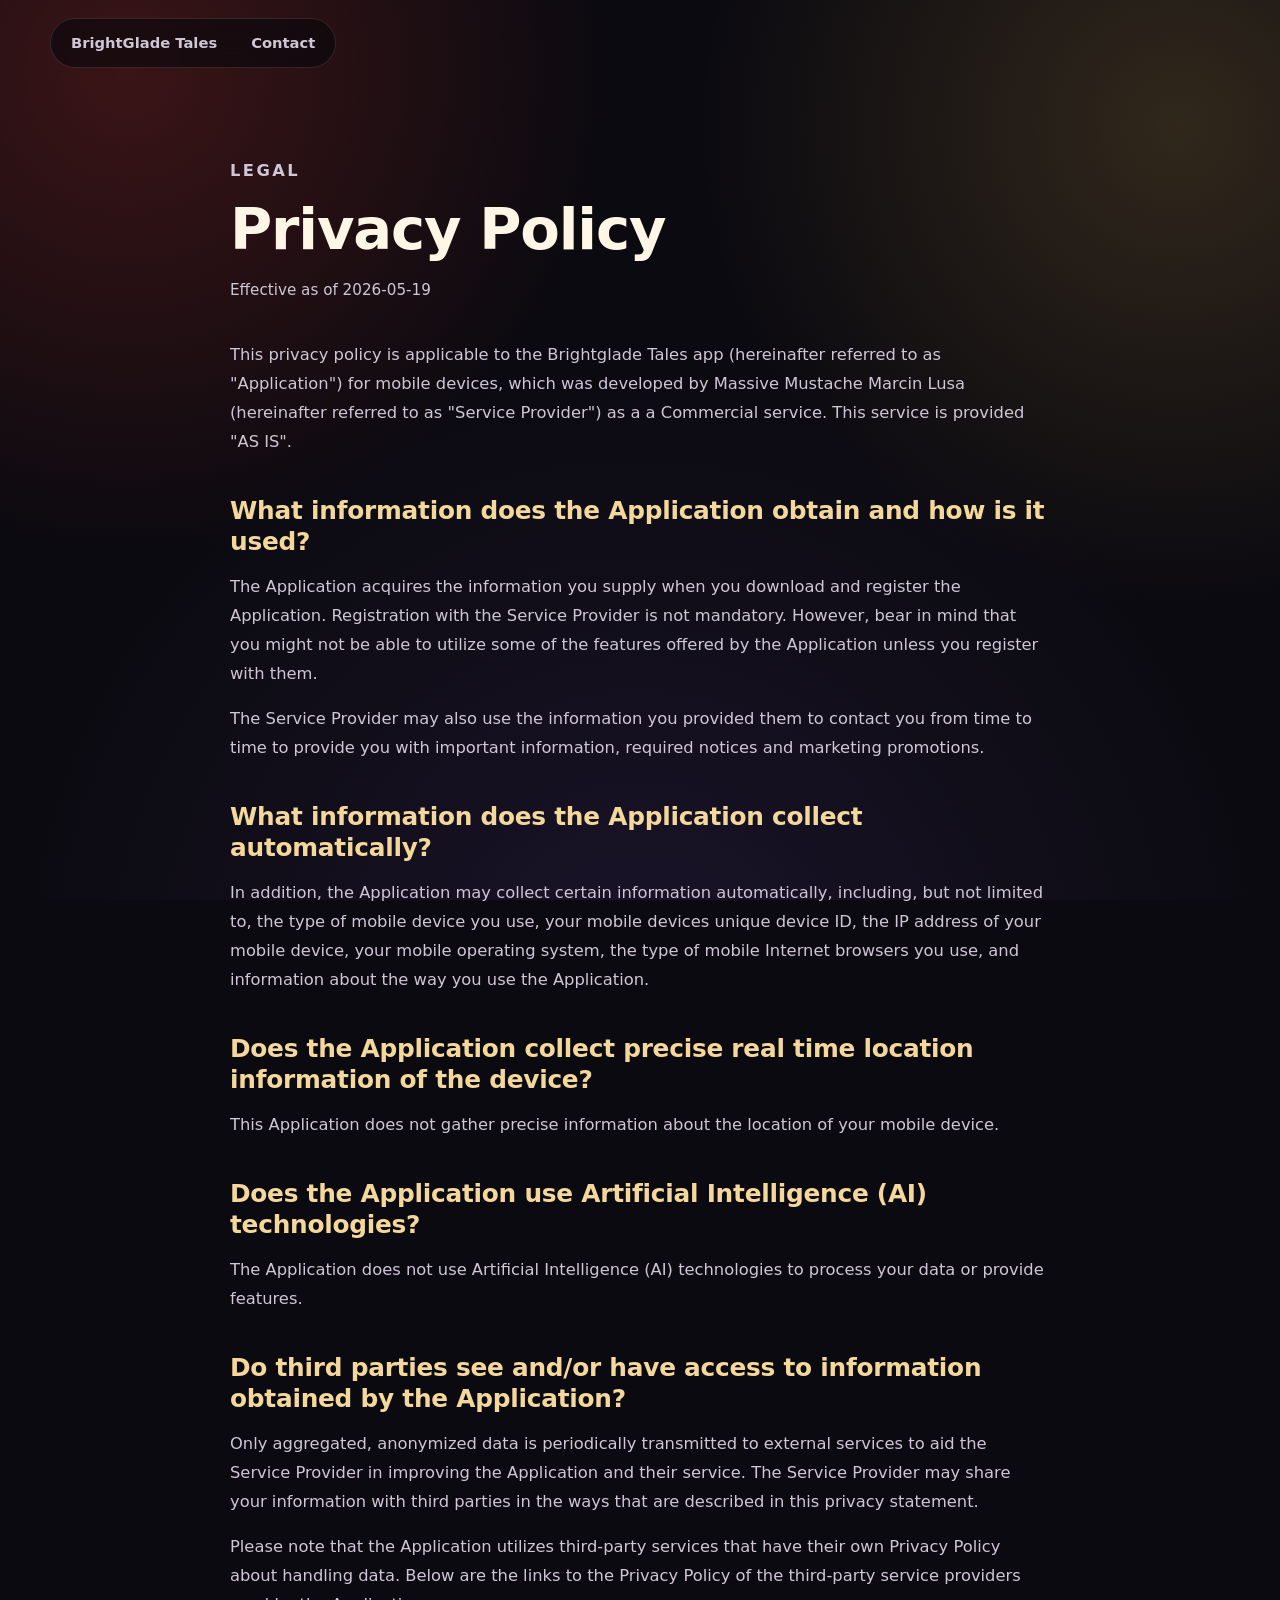
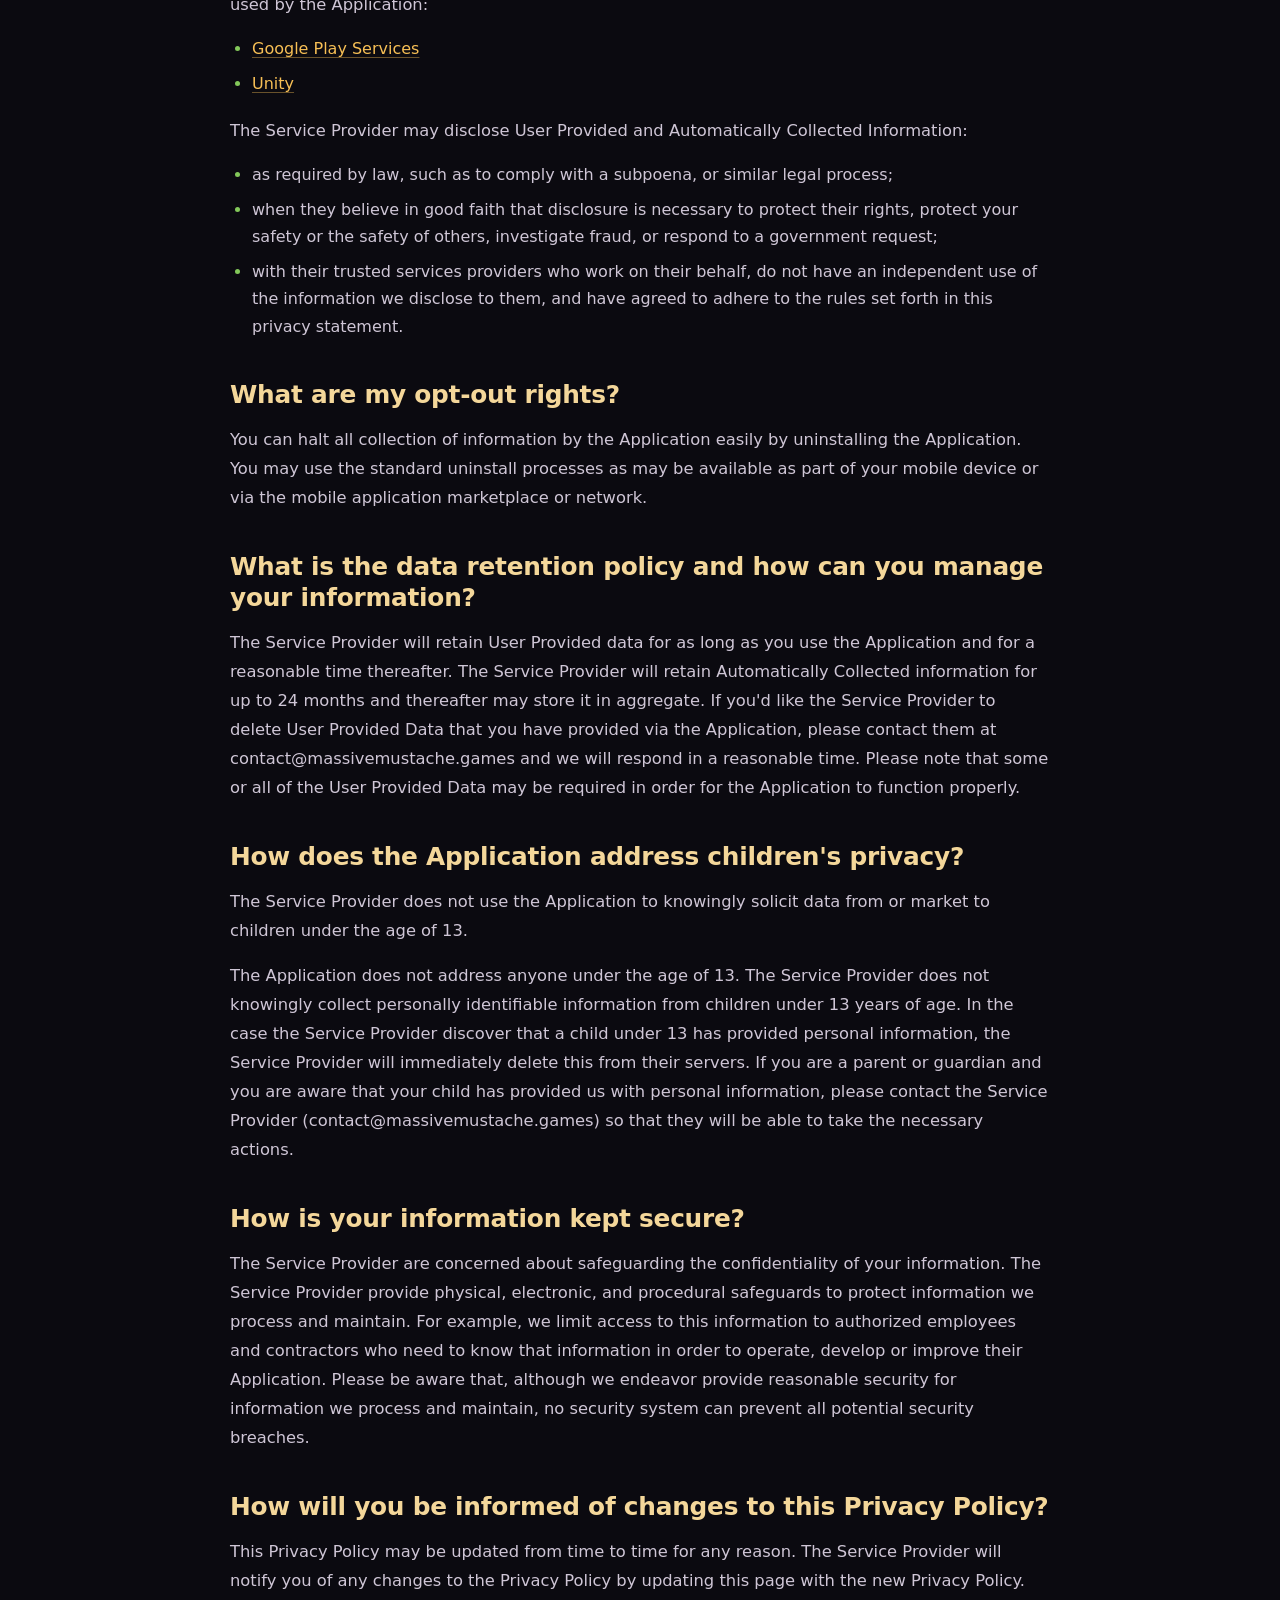
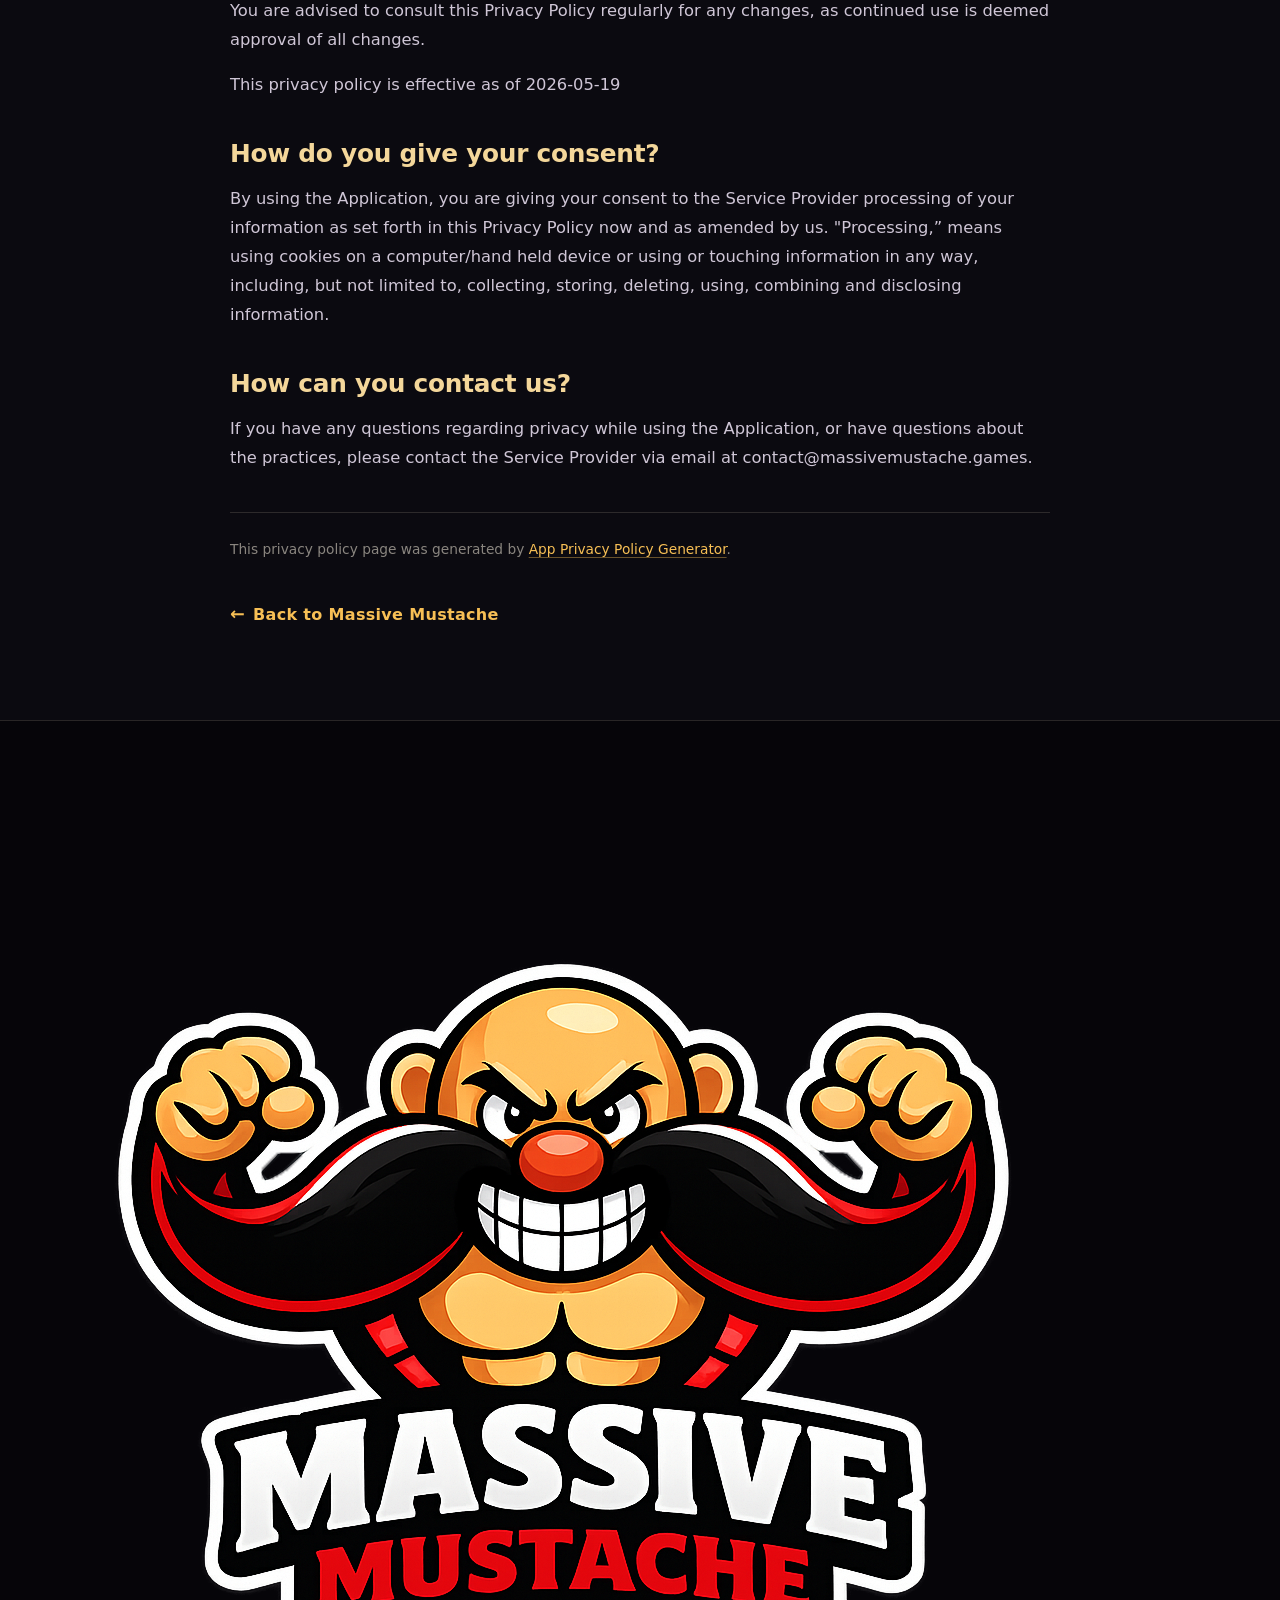
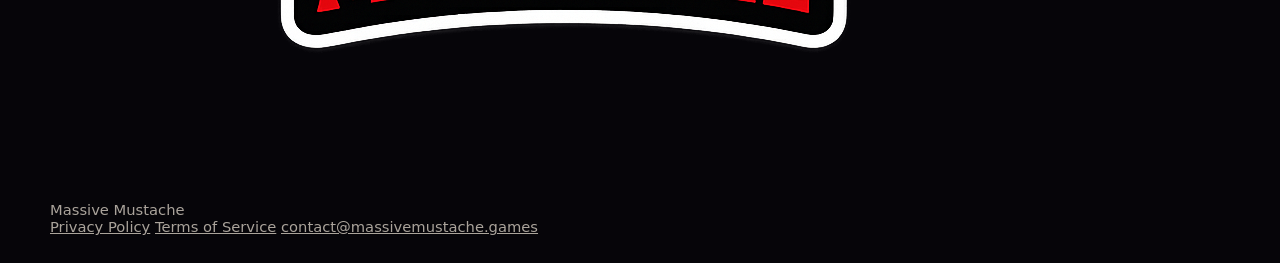
<file: privacy/index.html>
<!doctype html>
<html lang="en">
  <head>
    <meta charset="UTF-8" />
    <meta name="viewport" content="width=device-width, initial-scale=1.0" />
    <meta
      name="description"
      content="Privacy Policy for the BrightGlade Tales application by Massive Mustache."
    />
    <meta name="referrer" content="strict-origin-when-cross-origin" />
    <link rel="icon" type="image/png" sizes="16x16" href="../assets/favicon/favicon_16.png" />
    <link rel="icon" type="image/png" sizes="32x32" href="../assets/favicon/favicon_32.png" />
    <link rel="apple-touch-icon" sizes="180x180" href="../assets/favicon/favicon_180.png" />
    <link rel="stylesheet" href="../assets/css/styles.css" />
    <script src="../assets/js/main.js" defer></script>
    <title>Massive Mustache | Privacy Policy</title>
  </head>
  <body>
    <div class="page">
      <header class="topbar">
        <div class="shell nav" aria-label="Main navigation">
          <nav class="nav-links">
            <a href="../index.html#brightglade">BrightGlade Tales</a>
            <a href="../index.html#contact">Contact</a>
          </nav>
        </div>
      </header>

      <main id="top">
        <section class="legal" aria-labelledby="legal-title">
          <div class="shell">
            <p class="section-kicker">Legal</p>
            <h1 id="legal-title">Privacy Policy</h1>
            <p class="legal-meta">Effective as of 2026-05-19</p>

            <p>This privacy policy is applicable to the Brightglade Tales app (hereinafter referred to as "Application") for mobile devices, which was developed by Massive Mustache Marcin Lusa (hereinafter referred to as "Service Provider") as a a Commercial service. This service is provided "AS IS".</p>

            <h2>What information does the Application obtain and how is it used?</h2>
            <p>The Application acquires the information you supply when you download and register the Application. Registration with the Service Provider is not mandatory. However, bear in mind that you might not be able to utilize some of the features offered by the Application unless you register with them.</p>
            <p>The Service Provider may also use the information you provided them to contact you from time to time to provide you with important information, required notices and marketing promotions.</p>

            <h2>What information does the Application collect automatically?</h2>
            <p>In addition, the Application may collect certain information automatically, including, but not limited to, the type of mobile device you use, your mobile devices unique device ID, the IP address of your mobile device, your mobile operating system, the type of mobile Internet browsers you use, and information about the way you use the Application.</p>

            <h2>Does the Application collect precise real time location information of the device?</h2>
            <p>This Application does not gather precise information about the location of your mobile device.</p>

            <h2>Does the Application use Artificial Intelligence (AI) technologies?</h2>
            <p>The Application does not use Artificial Intelligence (AI) technologies to process your data or provide features.</p>

            <h2>Do third parties see and/or have access to information obtained by the Application?</h2>
            <p>Only aggregated, anonymized data is periodically transmitted to external services to aid the Service Provider in improving the Application and their service. The Service Provider may share your information with third parties in the ways that are described in this privacy statement.</p>
            <p>Please note that the Application utilizes third-party services that have their own Privacy Policy about handling data. Below are the links to the Privacy Policy of the third-party service providers used by the Application:</p>
            <ul>
              <li><a href="https://www.google.com/policies/privacy/" target="_blank" rel="noopener noreferrer">Google Play Services</a></li>
              <li><a href="https://unity3d.com/legal/privacy-policy" target="_blank" rel="noopener noreferrer">Unity</a></li>
            </ul>
            <p>The Service Provider may disclose User Provided and Automatically Collected Information:</p>
            <ul>
              <li>as required by law, such as to comply with a subpoena, or similar legal process;</li>
              <li>when they believe in good faith that disclosure is necessary to protect their rights, protect your safety or the safety of others, investigate fraud, or respond to a government request;</li>
              <li>with their trusted services providers who work on their behalf, do not have an independent use of the information we disclose to them, and have agreed to adhere to the rules set forth in this privacy statement.</li>
            </ul>

            <h2>What are my opt-out rights?</h2>
            <p>You can halt all collection of information by the Application easily by uninstalling the Application. You may use the standard uninstall processes as may be available as part of your mobile device or via the mobile application marketplace or network.</p>

            <h2>What is the data retention policy and how can you manage your information?</h2>
            <p>The Service Provider will retain User Provided data for as long as you use the Application and for a reasonable time thereafter. The Service Provider will retain Automatically Collected information for up to 24 months and thereafter may store it in aggregate. If you'd like the Service Provider to delete User Provided Data that you have provided via the Application, please contact them at contact@massivemustache.games and we will respond in a reasonable time. Please note that some or all of the User Provided Data may be required in order for the Application to function properly.</p>

            <h2>How does the Application address children's privacy?</h2>
            <p>The Service Provider does not use the Application to knowingly solicit data from or market to children under the age of 13.</p>
            <p>The Application does not address anyone under the age of 13. The Service Provider does not knowingly collect personally identifiable information from children under 13 years of age. In the case the Service Provider discover that a child under 13 has provided personal information, the Service Provider will immediately delete this from their servers. If you are a parent or guardian and you are aware that your child has provided us with personal information, please contact the Service Provider (contact@massivemustache.games) so that they will be able to take the necessary actions.</p>

            <h2>How is your information kept secure?</h2>
            <p>The Service Provider are concerned about safeguarding the confidentiality of your information. The Service Provider provide physical, electronic, and procedural safeguards to protect information we process and maintain. For example, we limit access to this information to authorized employees and contractors who need to know that information in order to operate, develop or improve their Application. Please be aware that, although we endeavor provide reasonable security for information we process and maintain, no security system can prevent all potential security breaches.</p>

            <h2>How will you be informed of changes to this Privacy Policy?</h2>
            <p>This Privacy Policy may be updated from time to time for any reason. The Service Provider will notify you of any changes to the Privacy Policy by updating this page with the new Privacy Policy. You are advised to consult this Privacy Policy regularly for any changes, as continued use is deemed approval of all changes.</p>
            <p>This privacy policy is effective as of 2026-05-19</p>

            <h2>How do you give your consent?</h2>
            <p>By using the Application, you are giving your consent to the Service Provider processing of your information as set forth in this Privacy Policy now and as amended by us. "Processing,” means using cookies on a computer/hand held device or using or touching information in any way, including, but not limited to, collecting, storing, deleting, using, combining and disclosing information.</p>

            <h2>How can you contact us?</h2>
            <p>If you have any questions regarding privacy while using the Application, or have questions about the practices, please contact the Service Provider via email at contact@massivemustache.games.</p>

            <hr />
            <p class="legal-footnote">This privacy policy page was generated by <a href="https://app-privacy-policy-generator.nisrulz.com/" target="_blank" rel="noopener noreferrer">App Privacy Policy Generator</a>.</p>

            <a class="back-link" href="../index.html">Back to Massive Mustache</a>
          </div>
        </section>
      </main>

      <footer class="footer" id="contact">
        <div class="shell">
          <img src="../assets/big_logo_transparent.png" alt="Massive Mustache logo" />
          <span>Massive Mustache</span>
          <nav class="footer-links" aria-label="Footer">
            <a href="../privacy/">Privacy Policy</a>
            <a href="../terms/">Terms of Service</a>
            <a class="js-contact-link" href="#">Contact</a>
          </nav>
        </div>
      </footer>
    </div>
  </body>
</html>
</file>
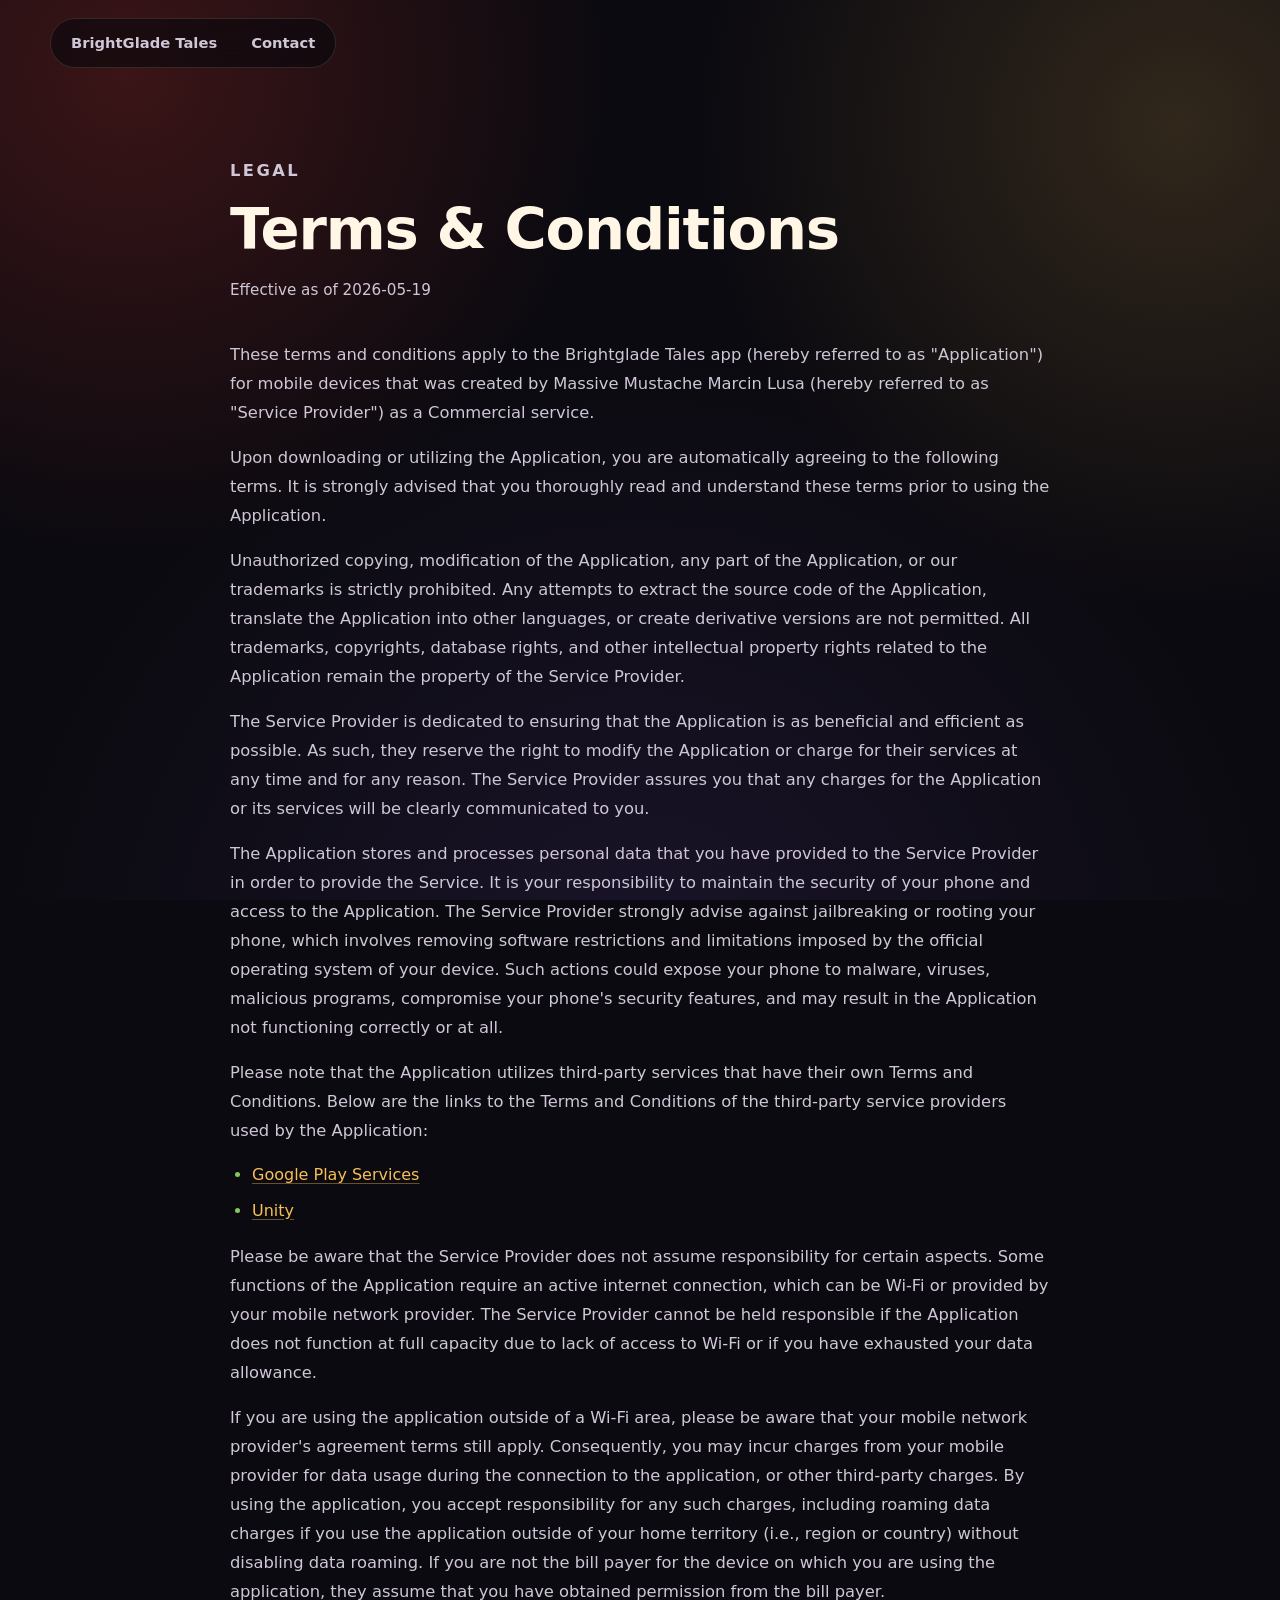
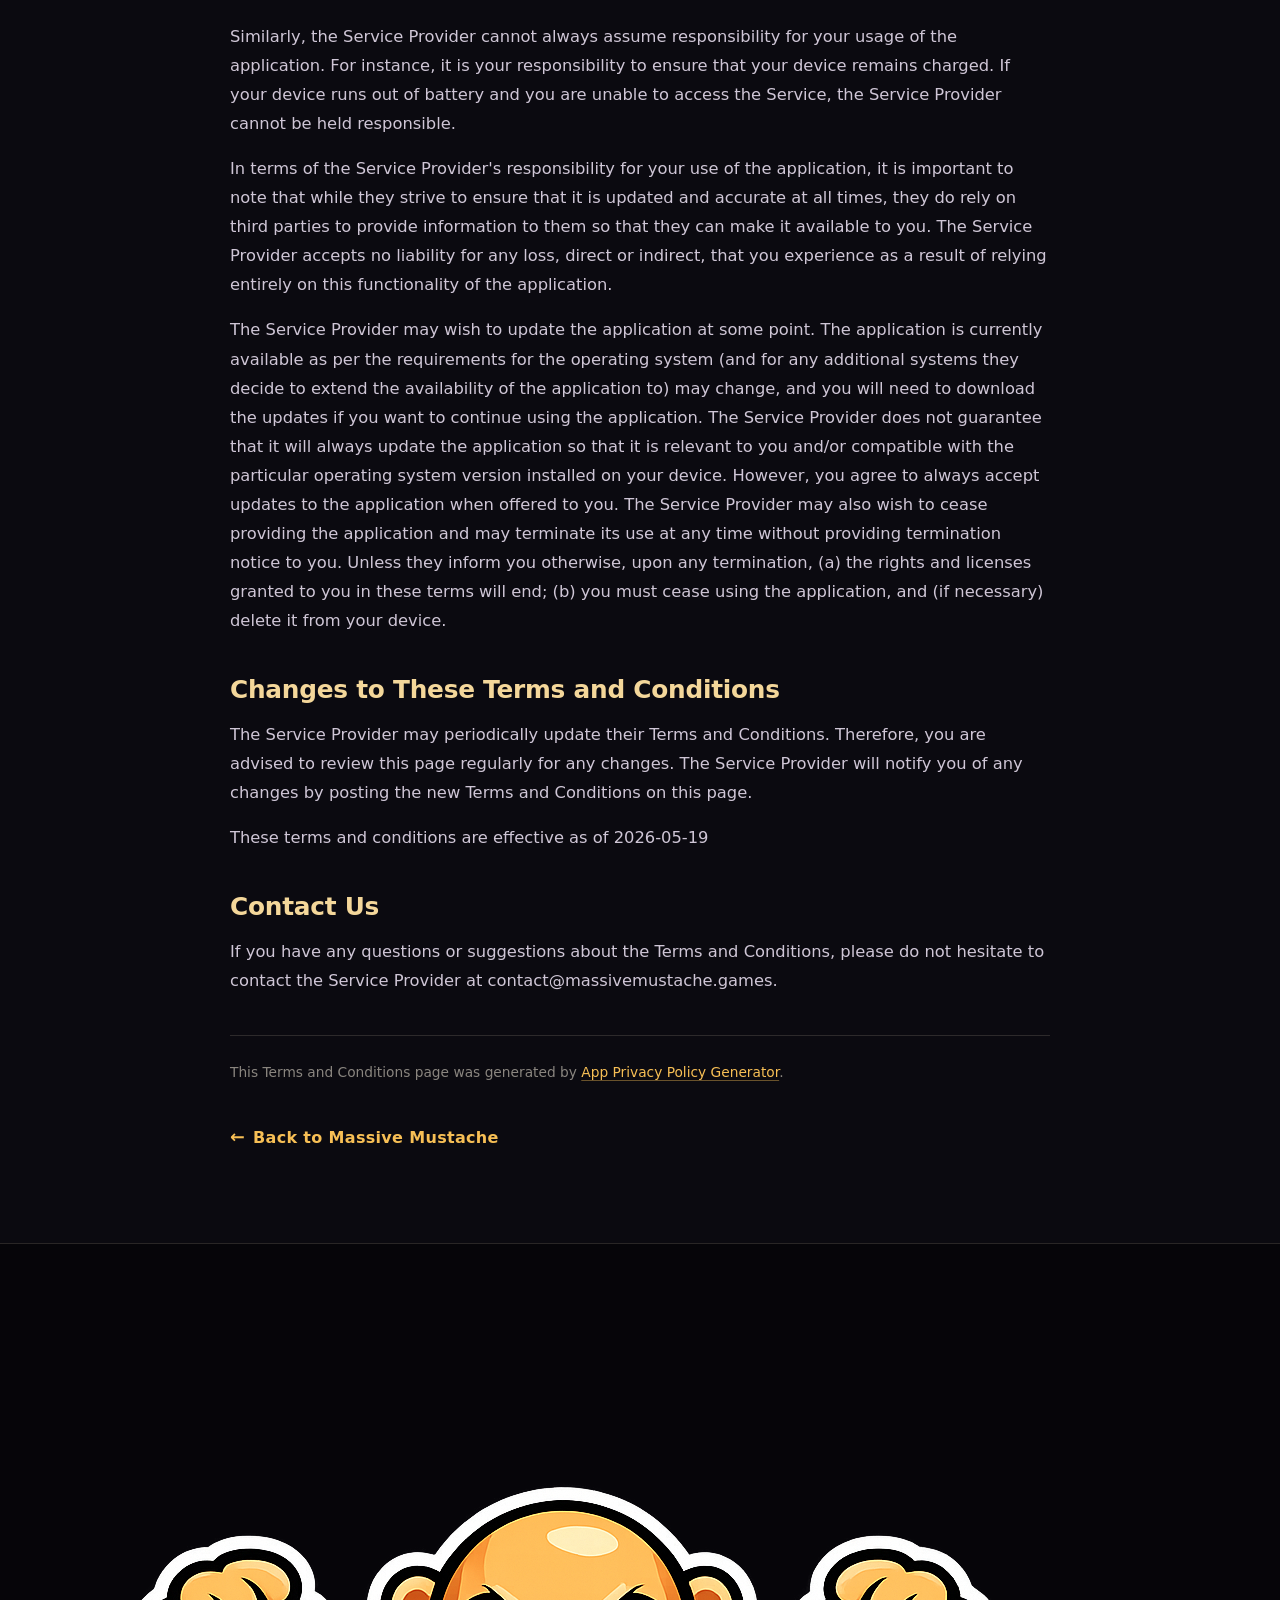
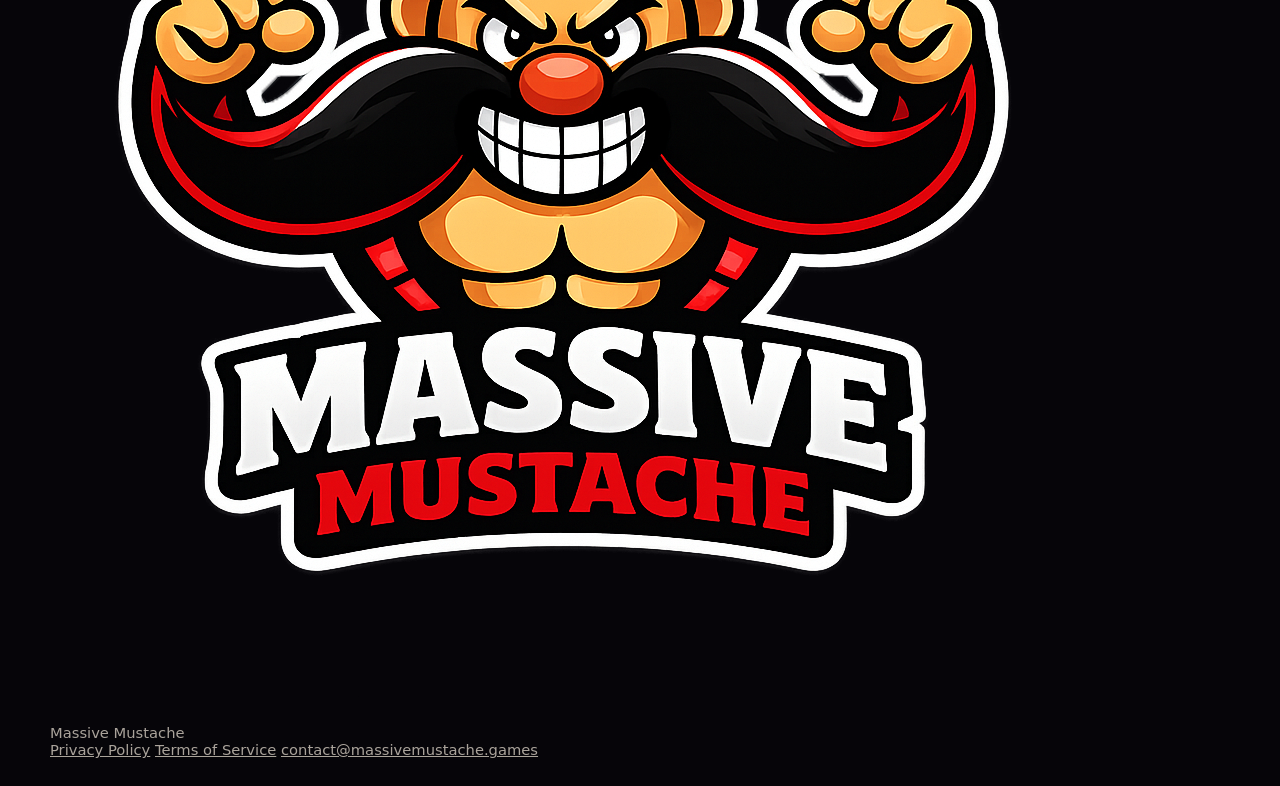
<file: terms/index.html>
<!doctype html>
<html lang="en">
  <head>
    <meta charset="UTF-8" />
    <meta name="viewport" content="width=device-width, initial-scale=1.0" />
    <meta
      name="description"
      content="Terms of Service for the BrightGlade Tales application by Massive Mustache."
    />
    <meta name="referrer" content="strict-origin-when-cross-origin" />
    <link rel="icon" type="image/png" sizes="16x16" href="../assets/favicon/favicon_16.png" />
    <link rel="icon" type="image/png" sizes="32x32" href="../assets/favicon/favicon_32.png" />
    <link rel="apple-touch-icon" sizes="180x180" href="../assets/favicon/favicon_180.png" />
    <link rel="stylesheet" href="../assets/css/styles.css" />
    <script src="../assets/js/main.js" defer></script>
    <title>Massive Mustache | Terms of Service</title>
  </head>
  <body>
    <div class="page">
      <header class="topbar">
        <div class="shell nav" aria-label="Main navigation">
          <nav class="nav-links">
            <a href="../index.html#brightglade">BrightGlade Tales</a>
            <a href="../index.html#contact">Contact</a>
          </nav>
        </div>
      </header>

      <main id="top">
        <section class="legal" aria-labelledby="legal-title">
          <div class="shell">
            <p class="section-kicker">Legal</p>
            <h1 id="legal-title">Terms &amp; Conditions</h1>
            <p class="legal-meta">Effective as of 2026-05-19</p>

            <p>These terms and conditions apply to the Brightglade Tales app (hereby referred to as "Application") for mobile devices that was created by Massive Mustache Marcin Lusa (hereby referred to as "Service Provider") as a Commercial service.</p>

            <p>Upon downloading or utilizing the Application, you are automatically agreeing to the following terms. It is strongly advised that you thoroughly read and understand these terms prior to using the Application.</p>

            <p>Unauthorized copying, modification of the Application, any part of the Application, or our trademarks is strictly prohibited. Any attempts to extract the source code of the Application, translate the Application into other languages, or create derivative versions are not permitted. All trademarks, copyrights, database rights, and other intellectual property rights related to the Application remain the property of the Service Provider.</p>

            <p>The Service Provider is dedicated to ensuring that the Application is as beneficial and efficient as possible. As such, they reserve the right to modify the Application or charge for their services at any time and for any reason. The Service Provider assures you that any charges for the Application or its services will be clearly communicated to you.</p>

            <p>The Application stores and processes personal data that you have provided to the Service Provider in order to provide the Service. It is your responsibility to maintain the security of your phone and access to the Application. The Service Provider strongly advise against jailbreaking or rooting your phone, which involves removing software restrictions and limitations imposed by the official operating system of your device. Such actions could expose your phone to malware, viruses, malicious programs, compromise your phone's security features, and may result in the Application not functioning correctly or at all.</p>

            <p>Please note that the Application utilizes third-party services that have their own Terms and Conditions. Below are the links to the Terms and Conditions of the third-party service providers used by the Application:</p>
            <ul>
              <li><a href="https://policies.google.com/terms" target="_blank" rel="noopener noreferrer">Google Play Services</a></li>
              <li><a href="https://unity3d.com/legal/terms-of-service" target="_blank" rel="noopener noreferrer">Unity</a></li>
            </ul>

            <p>Please be aware that the Service Provider does not assume responsibility for certain aspects. Some functions of the Application require an active internet connection, which can be Wi-Fi or provided by your mobile network provider. The Service Provider cannot be held responsible if the Application does not function at full capacity due to lack of access to Wi-Fi or if you have exhausted your data allowance.</p>

            <p>If you are using the application outside of a Wi-Fi area, please be aware that your mobile network provider's agreement terms still apply. Consequently, you may incur charges from your mobile provider for data usage during the connection to the application, or other third-party charges. By using the application, you accept responsibility for any such charges, including roaming data charges if you use the application outside of your home territory (i.e., region or country) without disabling data roaming. If you are not the bill payer for the device on which you are using the application, they assume that you have obtained permission from the bill payer.</p>

            <p>Similarly, the Service Provider cannot always assume responsibility for your usage of the application. For instance, it is your responsibility to ensure that your device remains charged. If your device runs out of battery and you are unable to access the Service, the Service Provider cannot be held responsible.</p>

            <p>In terms of the Service Provider's responsibility for your use of the application, it is important to note that while they strive to ensure that it is updated and accurate at all times, they do rely on third parties to provide information to them so that they can make it available to you. The Service Provider accepts no liability for any loss, direct or indirect, that you experience as a result of relying entirely on this functionality of the application.</p>

            <p>The Service Provider may wish to update the application at some point. The application is currently available as per the requirements for the operating system (and for any additional systems they decide to extend the availability of the application to) may change, and you will need to download the updates if you want to continue using the application. The Service Provider does not guarantee that it will always update the application so that it is relevant to you and/or compatible with the particular operating system version installed on your device. However, you agree to always accept updates to the application when offered to you. The Service Provider may also wish to cease providing the application and may terminate its use at any time without providing termination notice to you. Unless they inform you otherwise, upon any termination, (a) the rights and licenses granted to you in these terms will end; (b) you must cease using the application, and (if necessary) delete it from your device.</p>

            <h2>Changes to These Terms and Conditions</h2>
            <p>The Service Provider may periodically update their Terms and Conditions. Therefore, you are advised to review this page regularly for any changes. The Service Provider will notify you of any changes by posting the new Terms and Conditions on this page.</p>
            <p>These terms and conditions are effective as of 2026-05-19</p>

            <h2>Contact Us</h2>
            <p>If you have any questions or suggestions about the Terms and Conditions, please do not hesitate to contact the Service Provider at contact@massivemustache.games.</p>

            <hr />
            <p class="legal-footnote">This Terms and Conditions page was generated by <a href="https://app-privacy-policy-generator.nisrulz.com/" target="_blank" rel="noopener noreferrer">App Privacy Policy Generator</a>.</p>

            <a class="back-link" href="../index.html">Back to Massive Mustache</a>
          </div>
        </section>
      </main>

      <footer class="footer" id="contact">
        <div class="shell">
          <img src="../assets/big_logo_transparent.png" alt="Massive Mustache logo" />
          <span>Massive Mustache</span>
          <nav class="footer-links" aria-label="Footer">
            <a href="../privacy/">Privacy Policy</a>
            <a href="../terms/">Terms of Service</a>
            <a class="js-contact-link" href="#">Contact</a>
          </nav>
        </div>
      </footer>
    </div>
  </body>
</html>
</file>
<file: assets/css/styles.css>
/* ===================================================================
   Massive Mustache — studio site
   Studio colours live in :root. Every game page overrides
   --accent / --accent-2 / --on-accent / --backdrop from _data/games.php.
   =================================================================== */
:root {
  --bg: #0b0a10;
  --bg-deep: #060509;
  --surface: rgba(22, 20, 30, 0.78);
  --surface-strong: rgba(14, 12, 20, 0.92);
  --line: rgba(255, 240, 214, 0.14);
  --text: #fff6e6;
  --muted: #cfc6d6;
  --gold: #f7bf55;
  --red: #e5392d;
  --leaf: #83c85a;
  --paper: #f4d79a;
  --accent: var(--gold);
  --accent-2: var(--red);
  --on-accent: #1d1308;
  --shadow: rgba(0, 0, 0, 0.6);
}

* {
  box-sizing: border-box;
}

html {
  scroll-behavior: smooth;
}

body {
  position: relative;
  margin: 0;
  min-height: 100vh;
  font-family:
    Inter, ui-sans-serif, system-ui, -apple-system, BlinkMacSystemFont, "Segoe UI", sans-serif;
  color: var(--text);
  background: var(--bg);
}

/* Ambient glow (studio) — game pages add their backdrop art on top. */
body::before {
  position: fixed;
  inset: 0;
  z-index: -2;
  content: "";
  background:
    radial-gradient(circle at 10% 8%, rgba(229, 57, 45, 0.22), transparent 30rem),
    radial-gradient(circle at 92% 14%, rgba(247, 191, 85, 0.16), transparent 30rem),
    radial-gradient(circle at 50% 110%, rgba(120, 80, 200, 0.14), transparent 40rem),
    var(--bg);
  pointer-events: none;
}

.game-page::before {
  background:
    linear-gradient(180deg, rgba(8, 7, 12, 0.5) 0%, rgba(8, 7, 12, 0.82) 55%, rgba(8, 7, 12, 0.97) 100%),
    var(--backdrop, none) center top / cover no-repeat,
    var(--bg);
}

.game-page::after {
  position: fixed;
  inset: 0;
  z-index: -1;
  content: "";
  background:
    radial-gradient(circle at 12% 12%, color-mix(in srgb, var(--accent) 22%, transparent), transparent 28rem),
    radial-gradient(circle at 88% 30%, color-mix(in srgb, var(--accent-2) 20%, transparent), transparent 30rem);
  pointer-events: none;
}

a {
  color: inherit;
}

img {
  display: block;
  max-width: 100%;
}

.page {
  overflow: hidden;
}

.shell {
  width: min(1180px, calc(100% - 40px));
  margin: 0 auto;
}

.visually-hidden {
  position: absolute !important;
  width: 1px;
  height: 1px;
  overflow: hidden;
  clip: rect(0 0 0 0);
  white-space: nowrap;
}

/* ------------------------------------------------------------------ Top bar */
.topbar {
  position: absolute;
  top: 0;
  left: 0;
  right: 0;
  z-index: 5;
  padding: 18px 0;
}

.nav {
  display: flex;
  align-items: center;
  gap: 16px;
}

.nav-brand {
  display: inline-flex;
  align-items: center;
  gap: 10px;
  margin-right: auto;
  color: var(--text);
  text-decoration: none;
  font-weight: 900;
  letter-spacing: 0.01em;
}

.nav-brand img {
  width: 44px;
  height: 44px;
  filter: drop-shadow(0 6px 12px rgba(0, 0, 0, 0.5));
}

.home .nav-brand span {
  display: none;
}

.nav-links {
  display: flex;
  align-items: center;
  gap: 4px;
  padding: 5px;
  border: 1px solid rgba(255, 246, 230, 0.12);
  border-radius: 999px;
  background: rgba(8, 7, 12, 0.6);
  backdrop-filter: blur(16px);
}

.nav-links a,
.button {
  min-height: 44px;
  display: inline-flex;
  align-items: center;
  justify-content: center;
  gap: 8px;
  border-radius: 999px;
  text-decoration: none;
  font-size: 0.92rem;
  font-weight: 800;
  line-height: 1;
  white-space: nowrap;
}

.nav-links a {
  min-height: 38px;
  padding: 0 15px;
  color: var(--muted);
  transition:
    color 0.18s ease,
    background 0.18s ease;
}

.nav-links a:hover,
.nav-links a[aria-current="page"] {
  color: var(--text);
  background: rgba(255, 246, 230, 0.09);
}

.nav-links a[aria-current="page"] {
  box-shadow: inset 0 -2px 0 var(--accent);
}

.social-links {
  display: flex;
  align-items: center;
  flex-wrap: wrap;
  gap: 8px;
}

.social-link {
  width: 42px;
  height: 42px;
  display: inline-flex;
  align-items: center;
  justify-content: center;
  border: 1px solid rgba(255, 246, 230, 0.12);
  border-radius: 999px;
  color: var(--muted);
  background: rgba(8, 7, 12, 0.6);
  backdrop-filter: blur(16px);
  transition:
    color 0.18s ease,
    background 0.18s ease,
    border-color 0.18s ease,
    transform 0.18s ease;
}

.social-link:hover {
  color: var(--text);
  background: rgba(255, 246, 230, 0.08);
  border-color: color-mix(in srgb, var(--accent) 60%, transparent);
  transform: translateY(-2px);
}

.social-link:focus-visible,
.button:focus-visible,
.nav-links a:focus-visible {
  outline: 3px solid color-mix(in srgb, var(--accent) 85%, transparent);
  outline-offset: 3px;
}

.social-link svg {
  width: 18px;
  height: 18px;
}

/* ------------------------------------------------------------------ Type */
h1,
h2,
h3,
p {
  margin-top: 0;
}

h1 {
  margin-bottom: 20px;
  font-size: clamp(3rem, 7.4vw, 6.6rem);
  line-height: 0.9;
  letter-spacing: -0.02em;
}

h2 {
  margin-bottom: 18px;
  font-size: clamp(2rem, 4.6vw, 4rem);
  line-height: 0.98;
  letter-spacing: -0.01em;
}

h3 {
  margin-bottom: 10px;
  font-size: 1.12rem;
}

.eyebrow,
.section-kicker {
  margin: 0 0 12px;
  color: var(--accent);
  font-size: 0.78rem;
  font-weight: 900;
  letter-spacing: 0.15em;
  text-transform: uppercase;
}

.lead {
  max-width: 60ch;
  color: var(--muted);
  font-size: clamp(1.04rem, 2vw, 1.18rem);
  line-height: 1.72;
}

section {
  padding: clamp(64px, 9vw, 120px) 0;
}

.section-head {
  display: flex;
  align-items: end;
  justify-content: space-between;
  gap: 24px;
  margin-bottom: 26px;
}

.section-head h2 {
  margin-bottom: 0;
}

.section-head p {
  max-width: 44ch;
  margin-bottom: 0;
  color: var(--muted);
  line-height: 1.6;
}

/* ------------------------------------------------------------------ Buttons */
.actions {
  display: flex;
  flex-wrap: wrap;
  gap: 12px;
  margin-top: 28px;
}

.button {
  padding: 0 20px;
  border: 1px solid transparent;
  cursor: pointer;
  transition:
    transform 0.16s ease,
    box-shadow 0.16s ease,
    border-color 0.16s ease,
    background 0.16s ease;
}

.button:hover {
  transform: translateY(-2px);
}

.button svg {
  width: 18px;
  height: 18px;
  flex: 0 0 auto;
}

.button-primary {
  color: #1d1308;
  background: linear-gradient(135deg, #ffe08a, var(--gold) 50%, #ee8d33);
  box-shadow: 0 16px 32px rgba(238, 141, 51, 0.25);
}

.game-page .button-primary,
.button-accent {
  color: var(--on-accent);
  background: linear-gradient(135deg, color-mix(in srgb, var(--accent) 70%, white), var(--accent) 55%, color-mix(in srgb, var(--accent) 70%, var(--accent-2)));
  box-shadow: 0 16px 32px color-mix(in srgb, var(--accent) 28%, transparent);
}

.button-secondary,
.button-ghost {
  color: var(--text);
  border-color: rgba(255, 246, 230, 0.18);
  background: rgba(255, 246, 230, 0.07);
}

.button-secondary:hover,
.button-ghost:hover {
  border-color: color-mix(in srgb, var(--accent) 60%, transparent);
  box-shadow: 0 14px 28px rgba(0, 0, 0, 0.3);
}

.button.is-pending {
  opacity: 0.72;
  cursor: default;
  transform: none;
  box-shadow: none;
}

.button.is-pending small {
  padding: 3px 7px;
  border-radius: 999px;
  background: rgba(0, 0, 0, 0.22);
  font-size: 0.68rem;
  letter-spacing: 0.08em;
  text-transform: uppercase;
}

.status-pill {
  flex: 0 0 auto;
  display: inline-flex;
  align-items: center;
  padding: 7px 12px;
  border-radius: 999px;
  color: var(--on-accent);
  background: var(--accent);
  font-size: 0.72rem;
  font-weight: 900;
  letter-spacing: 0.06em;
  text-transform: uppercase;
  box-shadow: 0 6px 18px color-mix(in srgb, var(--accent) 35%, transparent);
}

/* ------------------------------------------------------------------ Hero */
.hero {
  min-height: 92vh;
  display: grid;
  align-items: center;
  padding: 110px 0 72px;
}

.hero-content {
  display: grid;
  grid-template-columns: minmax(0, 0.95fr) minmax(320px, 1.05fr);
  align-items: center;
  gap: clamp(32px, 6vw, 80px);
}

.identity {
  max-width: 580px;
}

.brand-mark {
  width: min(300px, 70vw);
  margin-bottom: 20px;
  filter: drop-shadow(0 24px 40px rgba(0, 0, 0, 0.55));
}

/* Home: latest-game spotlight */
.spotlight {
  position: relative;
  display: block;
  color: var(--text);
  text-decoration: none;
  isolation: isolate;
  transition: transform 0.25s ease;
}

.spotlight:hover {
  transform: translateY(-4px) rotate(-0.4deg);
}

.spotlight::before {
  position: absolute;
  inset: -22px;
  z-index: -1;
  content: "";
  border-radius: 28px;
  background: linear-gradient(135deg, color-mix(in srgb, var(--accent) 45%, transparent), color-mix(in srgb, var(--accent-2) 45%, transparent));
  filter: blur(28px);
  opacity: 0.75;
}

.spotlight-label {
  position: absolute;
  top: -14px;
  left: 20px;
  z-index: 2;
  padding: 7px 12px;
  border: 1px solid rgba(255, 246, 230, 0.2);
  border-radius: 999px;
  background: rgba(8, 7, 12, 0.85);
  font-size: 0.72rem;
  font-weight: 900;
  letter-spacing: 0.12em;
  text-transform: uppercase;
}

.spotlight-frame,
.preview-frame {
  display: block;
  overflow: hidden;
  border: 1px solid rgba(255, 246, 230, 0.22);
  border-radius: 20px 20px 0 0;
  background: var(--surface-strong);
  box-shadow: 0 28px 90px rgba(0, 0, 0, 0.5);
}

.spotlight-frame img {
  width: 100%;
  aspect-ratio: 16 / 9;
  object-fit: cover;
}

.spotlight-caption {
  display: flex;
  align-items: center;
  justify-content: space-between;
  gap: 16px;
  padding: 16px 18px;
  border: 1px solid rgba(255, 246, 230, 0.22);
  border-top: 0;
  border-radius: 0 0 20px 20px;
  color: var(--muted);
  background: var(--surface-strong);
  font-size: 0.94rem;
  line-height: 1.4;
}

.spotlight-caption strong {
  display: block;
  color: var(--text);
  font-size: 1.05rem;
}

/* Game page hero */
.game-logo {
  width: min(560px, 100%);
  margin: 0 0 18px -8px;
  filter: drop-shadow(0 18px 30px rgba(0, 0, 0, 0.55));
}

.game-meta {
  display: flex;
  align-items: center;
  flex-wrap: wrap;
  gap: 12px;
  margin-bottom: 18px;
  color: var(--muted);
  font-size: 0.9rem;
  font-weight: 700;
}

h1.game-tagline {
  margin-bottom: 16px;
  font-size: clamp(1.8rem, 3.4vw, 2.7rem);
  line-height: 1.08;
}

.game-copy {
  color: var(--muted);
  font-size: 1.06rem;
  line-height: 1.75;
}

.hero-preview {
  position: relative;
  isolation: isolate;
}

.hero-preview::before {
  position: absolute;
  inset: -18px;
  z-index: -1;
  content: "";
  border-radius: 26px;
  background: linear-gradient(145deg, color-mix(in srgb, var(--accent) 40%, transparent), color-mix(in srgb, var(--accent-2) 35%, transparent));
  filter: blur(22px);
  opacity: 0.7;
}

.preview-frame {
  border-radius: 20px;
}

.preview-frame img {
  width: 100%;
  aspect-ratio: 16 / 9;
  object-fit: cover;
}

/* ------------------------------------------------------------------ Game grid (home + "other games") */
.games {
  background: linear-gradient(180deg, transparent, rgba(6, 5, 9, 0.7) 18%, rgba(6, 5, 9, 0.85));
}

.game-grid {
  display: grid;
  grid-template-columns: repeat(auto-fit, minmax(min(100%, 340px), 1fr));
  gap: 24px;
}

.game-card {
  position: relative;
  display: flex;
  flex-direction: column;
  overflow: hidden;
  border: 1px solid rgba(255, 246, 230, 0.14);
  border-radius: 22px;
  background:
    linear-gradient(180deg, color-mix(in srgb, var(--accent) 8%, transparent), transparent 40%),
    var(--surface-strong);
  box-shadow: 0 24px 60px rgba(0, 0, 0, 0.35);
  transition:
    transform 0.22s ease,
    border-color 0.22s ease,
    box-shadow 0.22s ease;
}

.game-card:hover {
  transform: translateY(-4px);
  border-color: color-mix(in srgb, var(--accent) 55%, transparent);
  box-shadow: 0 28px 70px color-mix(in srgb, var(--accent) 18%, rgba(0, 0, 0, 0.4));
}

.game-card-media {
  position: relative;
  display: block;
  overflow: hidden;
  aspect-ratio: 16 / 9;
}

.game-card-media > img:first-child {
  width: 100%;
  height: 100%;
  object-fit: cover;
  transition: transform 0.4s ease;
}

.game-card:hover .game-card-media > img:first-child {
  transform: scale(1.04);
}

.game-card-media::after {
  position: absolute;
  inset: 0;
  content: "";
  background: linear-gradient(180deg, rgba(8, 7, 12, 0.35), transparent 35%, transparent 60%, rgba(8, 7, 12, 0.6));
  pointer-events: none;
}

.game-card-logo {
  position: absolute;
  left: 50%;
  top: 6%;
  z-index: 1;
  width: 68%;
  transform: translateX(-50%);
  filter: drop-shadow(0 10px 18px rgba(0, 0, 0, 0.6));
}

.game-card-media .status-pill {
  position: absolute;
  bottom: 14px;
  left: 14px;
  z-index: 2;
}

.game-card-body {
  display: flex;
  flex: 1;
  flex-direction: column;
  padding: 22px 24px 24px;
}

.game-card-genre {
  margin-bottom: 8px;
  color: var(--accent);
  font-size: 0.76rem;
  font-weight: 900;
  letter-spacing: 0.12em;
  text-transform: uppercase;
}

.game-card-title {
  margin-bottom: 10px;
  font-size: clamp(1.5rem, 2.4vw, 1.9rem);
  line-height: 1.1;
}

.game-card-title a {
  text-decoration: none;
}

.game-card-text {
  margin-bottom: 22px;
  color: var(--muted);
  line-height: 1.65;
}

.game-card-actions {
  display: flex;
  flex-wrap: wrap;
  gap: 10px;
  margin-top: auto;
}

/* ------------------------------------------------------------------ Studio / contact */
.studio-panel,
.cta-panel {
  display: grid;
  grid-template-columns: minmax(0, 1.2fr) minmax(280px, 0.8fr);
  align-items: center;
  gap: clamp(28px, 5vw, 64px);
  padding: clamp(32px, 6vw, 60px);
  border: 1px solid rgba(255, 246, 230, 0.14);
  border-radius: 26px;
  background:
    radial-gradient(circle at 0% 0%, color-mix(in srgb, var(--accent-2) 20%, transparent), transparent 22rem),
    radial-gradient(circle at 100% 100%, color-mix(in srgb, var(--accent) 16%, transparent), transparent 22rem),
    var(--surface-strong);
  box-shadow: 0 24px 60px rgba(0, 0, 0, 0.35);
}

.studio-panel .lead {
  margin-bottom: 0;
}

.studio-links {
  display: grid;
  gap: 18px;
  justify-items: start;
}

.social-pills {
  display: flex;
  flex-wrap: wrap;
  gap: 10px;
}

.social-pill {
  display: inline-flex;
  align-items: center;
  gap: 9px;
  min-height: 42px;
  padding: 0 16px 0 13px;
  border: 1px solid rgba(255, 246, 230, 0.16);
  border-radius: 999px;
  color: var(--text);
  background: rgba(255, 246, 230, 0.06);
  font-weight: 800;
  font-size: 0.9rem;
  text-decoration: none;
  transition:
    border-color 0.18s ease,
    transform 0.18s ease;
}

.social-pill:hover {
  border-color: color-mix(in srgb, var(--accent) 60%, transparent);
  transform: translateY(-2px);
}

.social-pill svg {
  width: 18px;
  height: 18px;
}

/* Game page CTA */
.cta-panel {
  grid-template-columns: 1fr;
  justify-items: center;
  text-align: center;
}

.cta-panel h2 {
  margin-bottom: 12px;
}

.cta-panel p {
  max-width: 56ch;
  margin-bottom: 0;
  color: var(--muted);
  font-size: 1.06rem;
  line-height: 1.7;
}

.store-actions {
  justify-content: center;
  margin-top: 0;
}

.cta-socials {
  justify-content: center;
}

/* ------------------------------------------------------------------ Game page sections */
.game-section {
  padding-top: clamp(24px, 4vw, 48px);
}

.feature-list {
  display: grid;
  grid-template-columns: repeat(4, minmax(0, 1fr));
  gap: 14px;
  margin: 0;
  padding: 0;
  list-style: none;
}

.feature-list li {
  position: relative;
  min-height: 92px;
  padding: 20px 18px 18px;
  border: 1px solid rgba(255, 246, 230, 0.14);
  border-radius: 18px;
  background: var(--surface);
  font-weight: 800;
  line-height: 1.35;
  box-shadow: 0 16px 34px rgba(0, 0, 0, 0.22);
  backdrop-filter: blur(10px);
}

.feature-list li::before {
  display: block;
  width: 28px;
  height: 4px;
  margin-bottom: 14px;
  content: "";
  border-radius: 99px;
  background: linear-gradient(90deg, var(--accent), var(--accent-2));
}

.cards-showcase,
.videos,
.gallery {
  margin-top: clamp(56px, 8vw, 96px);
}

.card-fan {
  display: flex;
  justify-content: center;
  padding: 20px 0 10px;
}

.card-fan img {
  width: clamp(92px, 13vw, 170px);
  margin: 0 calc(clamp(92px, 13vw, 170px) * -0.16);
  border-radius: 10px;
  box-shadow: 0 18px 36px rgba(0, 0, 0, 0.55);
  transform: rotate(calc((var(--i) - (var(--n) - 1) / 2) * 3deg)) translateY(calc(max(var(--i) - (var(--n) - 1) / 2, (var(--n) - 1) / 2 - var(--i)) * 6px));
  transition:
    transform 0.25s ease,
    box-shadow 0.25s ease;
}

.card-fan img:hover {
  z-index: 2;
  box-shadow: 0 26px 50px color-mix(in srgb, var(--accent) 35%, rgba(0, 0, 0, 0.6));
  transform: translateY(-22px) scale(1.12);
}

.video-grid {
  display: grid;
  grid-template-columns: repeat(auto-fit, minmax(min(100%, 340px), 1fr));
  gap: 18px;
}

.video-card {
  overflow: hidden;
  border: 1px solid rgba(255, 246, 230, 0.16);
  border-radius: 18px;
  background: var(--surface-strong);
  box-shadow: 0 22px 50px rgba(0, 0, 0, 0.28);
}

.video-card iframe {
  width: 100%;
  height: auto;   /* the iframe's height="315" attribute would otherwise beat aspect-ratio */
  aspect-ratio: 16 / 9;
  display: block;
  border: 0;
}

.video-fallback-card {
  display: block;
  color: var(--paper);
  text-decoration: none;
}

.video-fallback-thumb {
  position: relative;
  display: block;
  overflow: hidden;
}

.video-fallback-thumb img {
  width: 100%;
  aspect-ratio: 16 / 9;
  display: block;
  object-fit: cover;
}

.play-badge {
  position: absolute;
  left: 50%;
  top: 50%;
  z-index: 1;
  width: 86px;
  height: 58px;
  display: inline-flex;
  align-items: center;
  justify-content: center;
  border-radius: 999px;
  color: var(--on-accent);
  background: var(--accent);
  font-size: 0.82rem;
  font-weight: 900;
  text-transform: uppercase;
  transform: translate(-50%, -50%);
}

.video-fallback-title {
  display: block;
  padding: 16px 18px 6px;
  font-weight: 850;
}

.video-fallback-note {
  display: block;
  padding: 0 18px 18px;
  color: var(--muted);
  font-size: 0.92rem;
  line-height: 1.45;
}

.gallery-grid {
  display: grid;
  grid-template-columns: repeat(3, minmax(0, 1fr));
  gap: 14px;
}

.screenshot {
  display: block;
  overflow: hidden;
  border: 1px solid rgba(255, 246, 230, 0.16);
  border-radius: 16px;
  background: var(--surface-strong);
  box-shadow: 0 18px 44px rgba(0, 0, 0, 0.22);
}

.screenshot img {
  width: 100%;
  aspect-ratio: 16 / 9;
  object-fit: cover;
  transition: transform 0.22s ease;
}

.screenshot:hover img {
  transform: scale(1.035);
}

/* ------------------------------------------------------------------ Footer */
.footer {
  padding: 56px 0 28px;
  border-top: 1px solid var(--line);
  color: rgba(255, 246, 230, 0.66);
  background: var(--bg-deep);
  font-size: 0.92rem;
}

.footer-grid {
  display: grid;
  grid-template-columns: 1.3fr 1fr 1fr 1fr;
  gap: 32px;
}

.footer-brand {
  display: flex;
  align-items: center;
  gap: 14px;
}

.footer-brand img {
  width: 64px;
}

.footer-brand strong {
  display: block;
  color: var(--text);
  font-size: 1.05rem;
}

.footer-col {
  display: flex;
  flex-direction: column;
  align-items: flex-start;
  gap: 10px;
}

.footer-heading {
  margin-bottom: 4px;
  color: var(--text);
  font-size: 0.76rem;
  font-weight: 900;
  letter-spacing: 0.14em;
  text-transform: uppercase;
}

.footer-subheading {
  margin-top: 4px;
  color: rgba(255, 246, 230, 0.5);
  font-size: 0.8rem;
  font-weight: 800;
}

.footer-col a:not(.social-link) {
  color: rgba(255, 246, 230, 0.72);
  text-decoration: none;
  transition: color 0.18s ease;
}

.footer-col a:not(.social-link):hover {
  color: var(--accent);
}

.footer-bottom {
  margin-top: 40px;
  padding-top: 20px;
  border-top: 1px solid var(--line);
  color: rgba(255, 246, 230, 0.42);
  font-size: 0.84rem;
}

/* ------------------------------------------------------------------ Lightbox */
.gallery-lightbox {
  position: fixed;
  inset: 50% auto auto 50%;
  width: min(1180px, calc(100vw - 32px));
  max-width: none;
  max-height: calc(100vh - 32px);
  padding: 0;
  margin: 0;
  border: 1px solid rgba(255, 248, 231, 0.18);
  border-radius: 20px;
  color: var(--text);
  background: rgba(3, 8, 6, 0.82);
  box-shadow: 0 32px 90px rgba(0, 0, 0, 0.62);
  backdrop-filter: blur(18px);
  transform: translate(-50%, -50%);
}

.gallery-lightbox::backdrop {
  background: rgba(1, 5, 4, 0.76);
  backdrop-filter: blur(8px);
}

.lightbox-stage {
  min-height: min(74vh, 760px);
  display: grid;
  grid-template-columns: 64px minmax(0, 1fr) 64px;
  align-items: center;
  gap: 10px;
  padding: 48px 20px 18px;
}

.lightbox-figure {
  min-width: 0;
  margin: 0;
}

.lightbox-figure img {
  width: 100%;
  max-height: min(68vh, 720px);
  object-fit: contain;
  border: 1px solid rgba(255, 248, 231, 0.18);
  border-radius: 14px;
  background: rgba(3, 8, 6, 0.76);
  box-shadow: 0 22px 58px rgba(0, 0, 0, 0.44);
}

.lightbox-close,
.lightbox-nav,
.lightbox-dot {
  border: 0;
  cursor: pointer;
}

.lightbox-close,
.lightbox-nav {
  display: inline-flex;
  align-items: center;
  justify-content: center;
  color: var(--text);
  background: rgba(255, 248, 231, 0.1);
  transition:
    background 0.18s ease,
    transform 0.18s ease;
}

.lightbox-close:hover,
.lightbox-nav:hover {
  background: rgba(255, 246, 230, 0.18);
}

.lightbox-close:focus-visible,
.lightbox-nav:focus-visible,
.lightbox-dot:focus-visible {
  outline: 3px solid rgba(247, 191, 85, 0.88);
  outline-offset: 3px;
}

.lightbox-close {
  position: absolute;
  top: 14px;
  right: 14px;
  z-index: 2;
  width: 42px;
  height: 42px;
  border-radius: 999px;
}

.lightbox-close::before,
.lightbox-close::after {
  position: absolute;
  width: 18px;
  height: 2px;
  content: "";
  border-radius: 999px;
  background: currentColor;
}

.lightbox-close::before {
  transform: rotate(45deg);
}

.lightbox-close::after {
  transform: rotate(-45deg);
}

.lightbox-nav {
  width: 54px;
  height: 54px;
  border: 1px solid rgba(255, 248, 231, 0.18);
  border-radius: 999px;
}

.lightbox-nav:hover {
  transform: scale(1.04);
}

.lightbox-nav span {
  width: 15px;
  height: 15px;
  display: block;
  border-top: 3px solid currentColor;
  border-left: 3px solid currentColor;
}

.lightbox-prev span {
  transform: translateX(3px) rotate(-45deg);
}

.lightbox-next span {
  transform: translateX(-3px) rotate(135deg);
}

.lightbox-dots {
  display: flex;
  justify-content: center;
  gap: 10px;
  padding: 0 20px 22px;
}

.lightbox-dot {
  width: 11px;
  height: 11px;
  padding: 0;
  border-radius: 999px;
  background: rgba(255, 248, 231, 0.38);
  transition:
    background 0.18s ease,
    transform 0.18s ease,
    width 0.18s ease;
}

.lightbox-dot.is-active {
  width: 28px;
  background: var(--accent);
}


/* ------------------------------------------------------------------ Legal pages */
.legal {
  padding: clamp(96px, 14vw, 156px) 0 clamp(56px, 8vw, 96px);
}

.legal .shell {
  max-width: 820px;
}

.legal h1 {
  max-width: none;
  margin-bottom: 18px;
  font-size: clamp(2.4rem, 5vw, 3.6rem);
  line-height: 1;
}

.legal .legal-meta {
  margin-bottom: 36px;
  color: var(--muted);
  font-size: 0.95rem;
}

.legal h2 {
  margin-top: 40px;
  margin-bottom: 14px;
  font-size: clamp(1.2rem, 2.2vw, 1.55rem);
  line-height: 1.25;
  color: var(--paper);
}

.legal p {
  margin-bottom: 16px;
  color: var(--muted);
  font-size: 1.02rem;
  line-height: 1.78;
}

.legal a {
  color: var(--gold);
  text-decoration: underline;
  text-decoration-color: rgba(247, 191, 85, 0.4);
  text-underline-offset: 3px;
  transition:
    color 0.18s ease,
    text-decoration-color 0.18s ease;
}

.legal a:hover {
  color: #ffd97a;
  text-decoration-color: var(--gold);
}

.legal ul {
  margin: 0 0 18px;
  padding-left: 22px;
  color: var(--muted);
  line-height: 1.7;
}

.legal ul li {
  margin-bottom: 8px;
}

.legal ul li::marker {
  color: var(--leaf);
}

.legal hr {
  margin: 40px 0 24px;
  border: 0;
  border-top: 1px solid var(--line);
}

.legal ol {
  margin: 0 0 18px;
  padding-left: 22px;
  color: var(--muted);
  line-height: 1.7;
}

.legal ol li {
  margin-bottom: 8px;
}

.legal ol li::marker {
  color: var(--gold);
  font-weight: 800;
}

.legal-callout {
  margin: 18px 0 28px;
  padding: 22px 24px;
  border: 1px solid rgba(131, 200, 90, 0.32);
  border-radius: 18px;
  background: linear-gradient(145deg, rgba(131, 200, 90, 0.12), rgba(47, 122, 76, 0.18));
  box-shadow: 0 18px 44px rgba(0, 0, 0, 0.22);
}

.legal-callout .legal-callout-label {
  margin-bottom: 10px;
  color: var(--leaf);
  font-size: 0.78rem;
  font-weight: 900;
  letter-spacing: 0.14em;
  text-transform: uppercase;
}

.legal-callout h2 {
  margin: 0 0 12px;
  color: var(--text);
}

.legal-callout p:last-child {
  margin-bottom: 0;
}

.legal-callout ol {
  margin-bottom: 4px;
}

.legal-note {
  margin: 6px 0 26px;
  padding: 16px 18px;
  border-left: 3px solid var(--gold);
  border-radius: 0 12px 12px 0;
  background: rgba(247, 191, 85, 0.06);
  color: var(--muted);
  font-size: 0.96rem;
  line-height: 1.7;
}

.legal-note strong {
  color: var(--paper);
}

.legal .legal-footnote {
  color: rgba(255, 248, 231, 0.52);
  font-size: 0.86rem;
}

.legal .back-link {
  display: inline-flex;
  align-items: center;
  gap: 8px;
  margin-top: 28px;
  color: var(--gold);
  text-decoration: none;
  font-weight: 800;
  letter-spacing: 0.02em;
}

.legal .back-link::before {
  content: "←";
  font-size: 1.1em;
  line-height: 1;
}

.legal .back-link:hover {
  color: #ffd97a;
}


/* ===================================================================
   Press kit page  (/brightgladetales/press/)
   =================================================================== */
.press .shell {
  max-width: min(1120px, calc(100% - 40px));
}

.press-topline {
  display: flex;
  align-items: center;
  justify-content: space-between;
  gap: 16px;
  margin-bottom: 18px;
}

.press-topline .section-kicker {
  margin-bottom: 0;
}

.lang-toggle {
  display: inline-flex;
  gap: 4px;
  padding: 5px;
  border: 1px solid rgba(255, 248, 231, 0.14);
  border-radius: 999px;
  background: rgba(3, 12, 9, 0.58);
  backdrop-filter: blur(16px);
}

.lang-toggle a {
  padding: 7px 16px;
  border-radius: 999px;
  color: var(--muted);
  font-size: 0.82rem;
  font-weight: 800;
  letter-spacing: 0.05em;
  text-decoration: none;
  transition:
    color 0.18s ease,
    background 0.18s ease;
}

.lang-toggle a:hover {
  color: var(--text);
}

.lang-toggle a.is-active {
  color: #1d1308;
  background: linear-gradient(135deg, #ffe08a, var(--gold) 55%, #ee8d33);
}

/* Legal pages of a game (privacy, terms, account deletion), under its store panel. */
.game-legal .shell {
  display: flex;
  flex-wrap: wrap;
  align-items: baseline;
  gap: 10px 22px;
  padding: 8px 0 32px;
}

.game-legal .section-kicker {
  margin: 0;
}

.game-legal a {
  color: var(--muted);
  font-size: 0.92rem;
  text-decoration: none;
}

.game-legal a:hover {
  color: var(--accent);
}

/* EN / PL switch on a game page: above the logo, in the game's colours. */
.game-hero .lang-toggle {
  margin-bottom: 18px;
}

.game-page .lang-toggle a.is-active {
  color: var(--on-accent);
  background: var(--accent);
}

.press-hero {
  margin-bottom: clamp(40px, 7vw, 72px);
}

.press-banner {
  width: min(420px, 82vw);
  margin-bottom: 18px;
  filter: drop-shadow(0 18px 30px rgba(0, 0, 0, 0.5));
}

.press .press-lead {
  max-width: 66ch;
  color: var(--muted);
  font-size: clamp(1.04rem, 2vw, 1.18rem);
  line-height: 1.7;
}

.press-actions {
  display: flex;
  flex-wrap: wrap;
  gap: 12px;
  margin-top: 24px;
}

.button.is-pending {
  opacity: 0.85;
  cursor: not-allowed;
}

/* Buttons inside the legal/press scope must keep their own button styling,
   not the inline-link gold colour/underline inherited from `.legal a`
   (gold text on the gold gradient made the download label unreadable). */
.legal a.button {
  text-decoration: none;
}

.legal a.button-primary {
  color: #1d1308;
}

.legal a.button-secondary {
  color: var(--text);
}

.press .press-note {
  margin-top: 14px;
  color: rgba(255, 248, 231, 0.56);
  font-size: 0.9rem;
}

.press-h2 {
  margin-top: clamp(52px, 8vw, 84px) !important;
  padding-top: clamp(28px, 4vw, 40px);
  border-top: 1px solid var(--line);
}

.press-h3 {
  margin-top: 30px;
  color: var(--paper);
  font-size: 1.18rem;
}

.press .press-copy {
  max-width: 72ch;
}

.press .press-copy-small {
  margin-top: 16px;
  font-size: 0.94rem;
  color: rgba(255, 248, 231, 0.56);
}

.press .press-tagline {
  max-width: 72ch;
  margin-bottom: 16px;
  color: var(--muted);
  font-size: 1.02rem;
  font-weight: 400;
  line-height: 1.78;
}

/* Factsheet */
.factsheet {
  display: grid;
  grid-template-columns: repeat(2, minmax(0, 1fr));
  gap: 1px;
  margin: 0;
  overflow: hidden;
  border: 1px solid var(--line);
  border-radius: 18px;
  background: var(--line);
  box-shadow: 0 18px 44px rgba(0, 0, 0, 0.22);
}

.factsheet > div {
  display: flex;
  flex-direction: column;
  gap: 6px;
  padding: 16px 20px;
  background: var(--surface);
}

.factsheet dt {
  margin: 0;
  color: var(--leaf);
  font-size: 0.72rem;
  font-weight: 900;
  letter-spacing: 0.12em;
  text-transform: uppercase;
}

.factsheet dd {
  margin: 0;
  color: var(--text);
  font-weight: 600;
  line-height: 1.5;
}

.factsheet dd a {
  color: var(--gold);
  text-decoration: none;
}

.factsheet dd a:hover {
  text-decoration: underline;
}

/* Features list inside the press (.legal) scope */
.press .feature-list {
  padding: 0;
}

.press .feature-list li {
  margin-bottom: 0;
}

.press .feature-list li::marker {
  content: "";
}

/* Branding */
.brand-grid {
  display: grid;
  grid-template-columns: repeat(auto-fit, minmax(190px, 1fr));
  gap: 16px;
}

.brand-card {
  display: flex;
  flex-direction: column;
  align-items: center;
  justify-content: center;
  gap: 14px;
  padding: 28px 24px;
  border: 1px solid rgba(255, 248, 231, 0.14);
  border-radius: 18px;
  background: var(--surface-strong);
  box-shadow: 0 18px 44px rgba(0, 0, 0, 0.22);
  text-align: center;
}

.brand-card img {
  width: auto;
  max-width: 100%;
  max-height: 150px;
  object-fit: contain;
}

.brand-card span {
  color: var(--muted);
  font-size: 0.86rem;
  font-weight: 700;
}

/* Sub-labels for the three description blocks (tagline / short / full) */
.press .press-sublabel {
  margin-top: 34px;
}

.press .press-sublabel + .press-tagline,
.press .press-sublabel + .press-copy {
  margin-top: 0;
}

.press .press-sublabel + .press-h3 {
  margin-top: 8px;
}

@media (max-width: 640px) {
  .factsheet {
    grid-template-columns: 1fr;
  }
}

/* ===================================================================
   Responsive
   =================================================================== */
@media (max-width: 980px) {
  .feature-list {
    grid-template-columns: repeat(2, minmax(0, 1fr));
  }

  .footer-grid {
    grid-template-columns: 1fr 1fr;
  }

  .footer-brand {
    grid-column: 1 / -1;
  }

  .nav {
    flex-wrap: wrap;
  }

  .nav-socials {
    display: none;
  }
}

@media (max-width: 860px) {
  .shell {
    width: min(100% - 32px, 720px);
  }

  .topbar {
    position: relative;
    padding-bottom: 0;
  }

  .home .nav-brand span {
    display: inline;
  }

  .nav-links {
    flex-wrap: wrap;
    border-radius: 18px;
  }

  .hero {
    min-height: auto;
    padding: 32px 0 56px;
  }

  .hero-content,
  .studio-panel {
    grid-template-columns: 1fr;
  }

  .section-head {
    display: block;
  }

  .section-head p {
    margin-top: 14px;
  }

  .gallery-grid {
    grid-template-columns: repeat(2, minmax(0, 1fr));
  }

  .lightbox-stage {
    grid-template-columns: 48px minmax(0, 1fr) 48px;
    gap: 6px;
    padding-inline: 12px;
  }

  .lightbox-nav {
    width: 44px;
    height: 44px;
  }
}

@media (max-width: 560px) {
  .nav {
    justify-content: center;
  }

  .nav-brand {
    margin-right: 0;
    width: 100%;
    justify-content: center;
  }

  .nav-links {
    justify-content: center;
  }

  .nav-links a {
    min-height: 36px;
    padding: 0 11px;
    font-size: 0.8rem;
  }

  .actions {
    flex-direction: column;
    align-items: stretch;
  }

  .button {
    width: 100%;
  }

  .feature-list,
  .gallery-grid,
  .footer-grid {
    grid-template-columns: 1fr;
  }

  .spotlight-caption {
    align-items: flex-start;
    flex-direction: column;
  }

  .card-fan img {
    width: 26vw;
    margin: 0 -8vw;
  }

  .card-fan img:nth-child(n + 6) {
    display: none;
  }

  .gallery-lightbox {
    width: calc(100vw - 18px);
    max-height: calc(100vh - 18px);
    border-radius: 14px;
  }

  .lightbox-stage {
    min-height: min(72vh, 620px);
    grid-template-columns: 1fr 1fr;
    padding: 58px 12px 14px;
  }

  .lightbox-figure {
    grid-column: 1 / -1;
    grid-row: 1;
  }

  .lightbox-figure img {
    max-height: 58vh;
  }

  .lightbox-prev,
  .lightbox-next {
    grid-row: 2;
    justify-self: center;
  }
}
</file>
